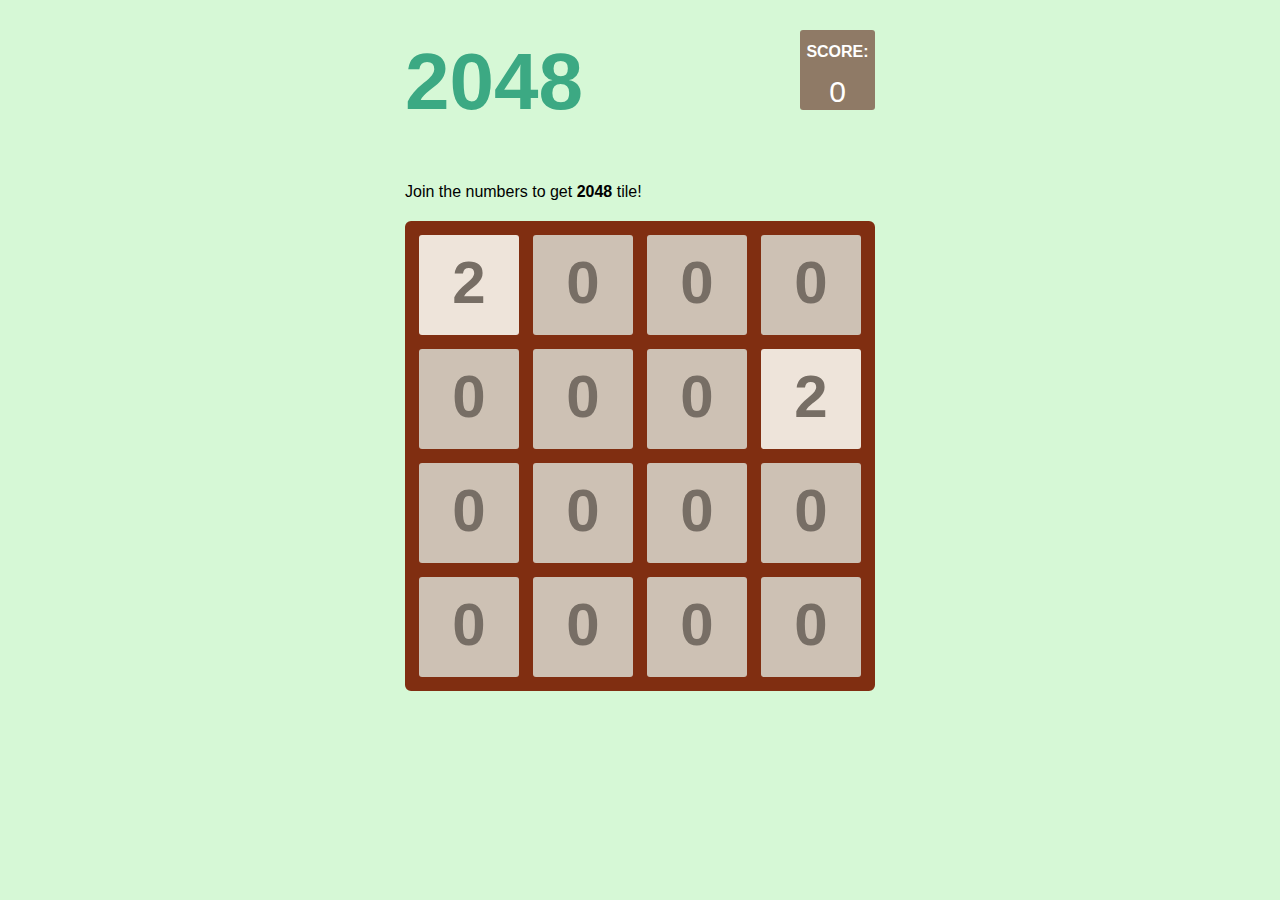
<file: 2048/index.html>
<!DOCTYPE html>
<html lang="en">
<head>
    <meta charset="UTF-8">
    <meta name="viewport" content="width=device-width, initial-scale=1.0">
    <title>2048</title>
</head>
<link rel="stylesheet" href="style.css">
<body>
    <div class="container">
        <div class="info">
            <h1>2048</h1>
            <div class="score-container">
                <h2 class="score-tittle">SCORE: </h2>
                <span id="score">0</span>
            </div>
        </div>
        <p id="result">Join the numbers to get <b>2048</b> tile!</p>
        <div class="grid"></div>
    </div>
    <script src="script.js"></script>
</body>
</html>
</file>
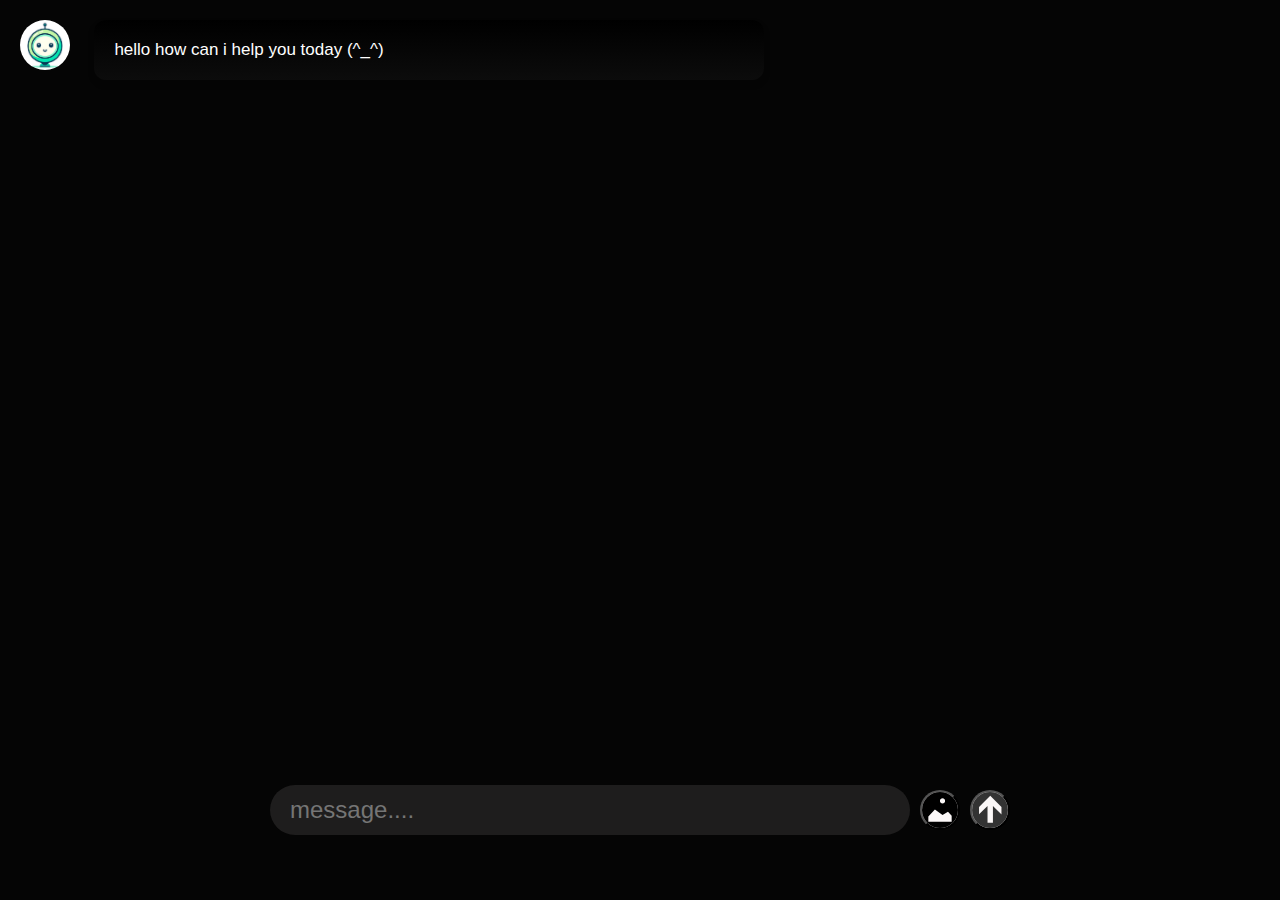
<file: ChatBox/index.html>
<!DOCTYPE html>
<html lang="en">
<head>
    <meta charset="UTF-8">
    <meta name="viewport" content="width=device-width, initial-scale=1.0">
    <title>Chat_Bo/x</title>
</head>
<link rel="stylesheet" href="style.css">
<body>
    <div class="chat-container">
        
        <div class="ai-chat-box">
            <img src="IMG/aiImage.jpeg" alt="" id="aiImage">
            <div class="ai-chat-area">
            hello how can i help you today (^_^)
            </div>
            
        </div>
    </div>
    <div class="prompt-container">
        <input type="text" name="" id="prompt" placeholder="message....">
        <button id="image"><img src="IMG/picture.svg" alt="" id="image-icon">
            <input type="file"  id="image-input" style="display: none;">
        </button>
        <button id="submit"><img src="IMG/arrrow.svg" alt="" id="submit-icon"></button>
    </div>

    <script src="script.js"></script>
</body>
</html>
</file>
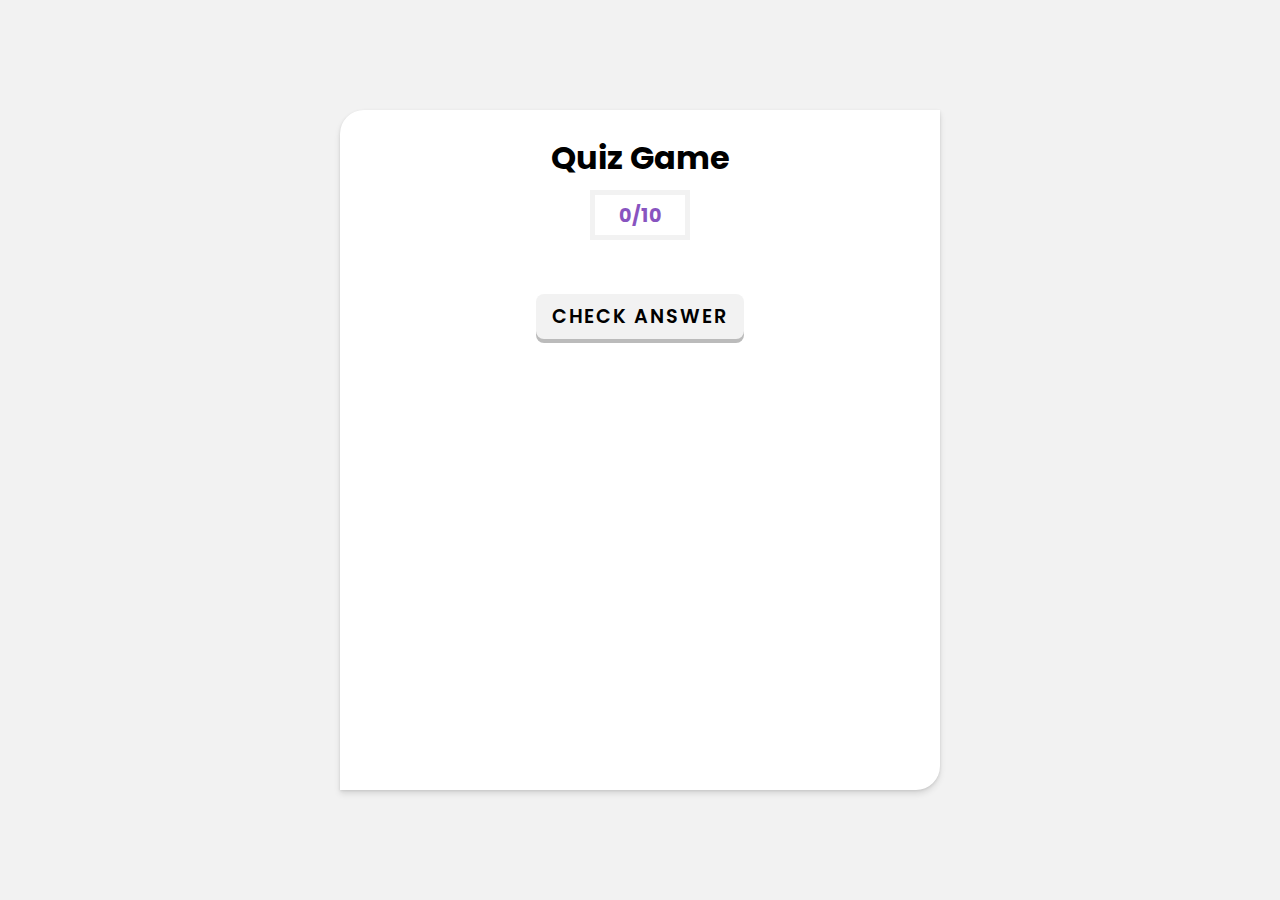
<file: Quiz/index.html>
<!DOCTYPE html>
<html lang="en">
<head>
    <meta charset="UTF-8">
    <meta http-equiv="X-UA-Compatible" content="IE=edge">
    <meta name="viewport" content="width=device-width, initial-scale=1.0">
    <title>Quiz Game - API Project</title>
    <link rel="stylesheet" href="https://cdnjs.cloudflare.com/ajax/libs/font-awesome/6.0.0-beta2/css/all.min.css" integrity="sha512-YWzhKL2whUzgiheMoBFwW8CKV4qpHQAEuvilg9FAn5VJUDwKZZxkJNuGM4XkWuk94WCrrwslk8yWNGmY1EduTA==" crossorigin="anonymous" referrerpolicy="no-referrer" />
    <link rel = "stylesheet" href = "style.css">
</head>
<body class = "flex">
    
    <div class = "wrapper">
        <div class = "quiz-container">
            <div class = "quiz-head">
                <h1 class = "quiz-title">Quiz Game</h1>
                <div class = "quiz-score flex">
                    <span id = "correct-score"></span>/<span id = "total-question"></span>
                </div>
            </div>
            <div class = "quiz-body">
                <h2 class = "quiz-question" id = "question"><!--What is the full form of HTTP? --></h2>
                <ul class = "quiz-options">
                    <!-- <li>1. Hyper text transfer package</li>
                    <li>2. Hyper text transfer protocol</li>
                    <li>3. Hyphenation text test program</li>
                    <li>4. None of the above</li> -->
                </ul>
                <div id = "result">
                </div>
            </div>
            <div class = "quiz-foot">
                <button type = "button" id = "check-answer">Check Answer</button>
                <button type = "button" id = "play-again">Play Again!</button>
            </div>
        </div>
    </div>



    <script src = "script.js"></script>
</body>
</html>
</file>
<file: 2048/style.css>
body{
    background-color: #d6f8d6;
    display: flex;
    justify-content: center;
    font-family: Arial, Helvetica, sans-serif ;
    margin: 0;
    padding: 0;
}

h1{
    font-size: 80px;
    line-height: 0.7;
    color: #3ca983;
}

.info{
    display: flex;
    justify-content: space-between;
    margin-bottom: 20px;
}

.grid{
    display: flex;
    flex-wrap: wrap;
    width: 456px;
    height: 456px;
    background-color: #802e11;
    border: 7px solid #802e11;
    border-radius: 6px;
    margin-top: 20px;
}

.grid div {
    width: 100px;
    height: 100px;
    margin: 7px;
    background-color: #EEE4DA;
    color: #AFA192;
    font-weight: bold;
    text-align: center;
    font-size: 60px;
    line-height: 1.6;
    border-radius: 3px;
}

.score-container{
    text-align: center;
    width: 75px;
    height: 80px;
    border-radius: 3px;
    background-color:#8f7a66;
    color: #fff;
    position: relative;
    top: 30px;
}

#score{
    font-size: 30px;
}

.score-tittle{
    font-size: 16px;
}
</file>
<file: ChatBox/style.css>
*{
    margin: 0;
    padding: 0;
    box-sizing: border-box;
    font-family: 'Gill Sans', 'Gill Sans MT', Calibri, 'Trebuchet MS', sans-serif;
}
body{
    width: 100%;
    height: 100vh;
}
.chat-container{
    width: 100%;
    height: 80%;
    background-color: rgb(5, 5, 5);
    padding: 20px;
    font-size: 17px;
    overflow: auto;
}
.user-chat-box{
    position: relative;
    width: 60%;
    left: 40%;
    margin-bottom: 15px;
}
.ai-chat-box{
    position: relative;
    width: 60%;
    right: 0;
    margin-bottom: 10px;
}
#userImage{
    width: 50px;
    height: 50px;
    border-radius: 50%;
    position: absolute;
    right: 0;
}
#aiImage{
    width: 50px;
    height: 50px;
    border-radius: 50%;
    position: absolute;
}
.user-chat-area{
        width: 90%;
        padding: 20px;
        background-color: rgb(28, 49, 66); 
        color: rgb(253, 253, 253); 
        border-radius: 30px 0px 30px 30px;
        border: 1px solid rgba(255, 255, 255, 0.1); 
        box-shadow: 0 4px 6px rgba(0, 0, 0, 0.2); 
        transition: background-color 0.3s ease, box-shadow 0.3s ease; 

}
.ai-chat-area{
    width: 90%;
    padding: 20px;
    color: white;
    background: linear-gradient( rgb(0, 0, 0),rgb(12, 12, 12));
    position: relative;
    left: 10%;
    border-radius: 12px;
    box-shadow: 0 4px 6px rgba(0, 0, 0, 0.2); 
        transition: background-color 0.3s ease, box-shadow 0.3s ease; 
}
.prompt-container{
    width: 100%;
    height: 20%;
    background-color: rgb(5, 5, 5);
    display: flex;
    align-items: center;
    justify-content: center;
    gap: 10px;
}
.prompt-container input{
    width: 50%;
    height: 50px;
    background-color: rgb(30, 29, 29);
    outline: none;
    border: none ;
    border-radius: 50px;
    padding: 20px;
    color: rgb(254, 252, 252);
    font-size
    :x-large;
}
.prompt-container button{
    width: 40px;
    height: 40px;
    border-radius: 50%;
    background-color: rgb(251, 247, 247);

}
#submit-icon,#image-icon{
    width: 100%;
    height: 100%;
    border-radius: 50%;
}
.prompt-container button:hover{
    background-color: rgba(0, 0, 0, 0.338);
}
.load{
    outline: none;
    border: none ;
    filter: drop-shadow(2px 2px 10px black);
}
</file>
<file: Quiz/style.css>
@import url('https://fonts.googleapis.com/css2?family=Poppins:wght@300;400;500;600;700;800;900&display=swap');
*{
    padding: 0;
    margin: 0;
    box-sizing: border-box;
}
:root{
    --light-purple-color: #8854C0;
    --light-color: #fff;
    --dark-color: #000;
    --grey-color: #f2f2f2;
    --transition: all 300ms ease-in-out;
}
.flex{
    display: flex;
    align-items: center;
    justify-content: center;
}
body{
    min-height: 100vh;
    font-family: 'Poppins', sans-serif;
    color: var(--dark-color);
    background: var(--grey-color);
}
.wrapper{
    background: var(--light-color);
    padding: 1.5rem 4rem 3rem 4rem;
    width: 600px;
    height: 680px;
    border-top-left-radius: 1.5rem;
    border-bottom-right-radius: 1.5rem;
    position: relative;
    box-shadow: 0 4px 6px rgb(0 0 0 / 10%), 0 1px 3px rgb(0 0 0 / 10%);
}
.quiz-title{
    text-align: center;
    font-size: 2rem;
}
.quiz-score{
    text-align: right;
    font-weight: 600;
    font-size: 1.2rem;
    margin-bottom: 1rem;
    border: 5px solid var(--grey-color);
    font-weight: bold;
    width: 100px;
    height: 50px;
    margin: .5rem auto 1rem auto;
    color: var(--light-purple-color);
}
.quiz-question{
    font-size: 1.2rem;
    text-align: center;
    line-height: 1.3;
    margin-bottom: 2rem;
}
.quiz-question .category{
    font-size: 0.9rem;
    font-weight: 500;
    background-color: var(--light-purple-color);
    color: var(--light-color);
    padding: .2rem .4rem;
    border-radius: .2rem;
    margin-top: 0.5rem;
    display: inline-block;
}
.quiz-options{
    list-style-type: none;
    margin: 1rem 0;
}
.quiz-options li{
    border-radius: 0.5rem;
    font-weight: 600;
    margin: .7rem 0;
    padding: .4rem 1.2rem;
    cursor: pointer;
    border: 3px solid var(--light-purple-color);
    background-color: var(--light-purple-color);
    color: var(--light-color);
    box-shadow: 0 4px 0 0 #6c4298;
    transition: var(--transition);
}
.quiz-options li:hover{
    background-color: var(--grey-color);
    color: var(--dark-color);
    border-color: var(--grey-color);
    box-shadow: 0 4px 0 0 #bbbbbb;
}
.quiz-options li:active{
    transform: scale(0.97);
}
/* js related */
.selected{
    background-color: var(--grey-color)!important;
    color: var(--dark-color)!important;
    border-color: var(--grey-color)!important;
    box-shadow: 0 4px 0 0 #bbbbbb!important;
}
.quiz-foot button{
    border: none;
    border-radius: 0.5rem;
    outline: 0;
    font-family: 'Poppins', sans-serif;
    font-size: 1.2rem;
    font-weight: 600;
    padding: .5rem 1rem;    
    margin: 0 auto 0 auto;
    text-transform: uppercase;
    cursor: pointer;
    display: block;
    background-color: var(--grey-color);
    color: var(--dark-color);
    letter-spacing: 2px;
    transition: var(--transition);
    box-shadow: 0 4px 0 0 #bbbbbb;
}
.quiz-foot button:hover{
    background-color: #e6e6e6;
    box-shadow: 0 4px 0 0 #a7a7a7;
}
.quiz-foot button:active{
    transform: scale(0.95);
}
#play-again{
    display: none;
}
#result{
    padding: .7rem 0;
    text-align: center;
    font-weight: 600;
    font-size: 1.3rem;
}
#result i{
    width: 30px;
    height: 30px;
    border-radius: 50%;
    line-height: 30px;
    margin-right: .5rem;
    margin-bottom: .5rem;
    background-color: var(--light-purple-color);
    color: var(--light-color);
}




@media(max-width: 678px){
    .quiz-title{
        font-size: 1.6rem;
    }
    .wrapper{
        margin: 3rem 0;
        width: 90%;
        height: 90%;
        padding: 1.5rem 1rem 3rem 1rem;
        border-top-left-radius: 0;
        border-bottom-right-radius: 0;
    }
    .quiz-foot button{
        font-size: 1rem;
    }
}
</file>
